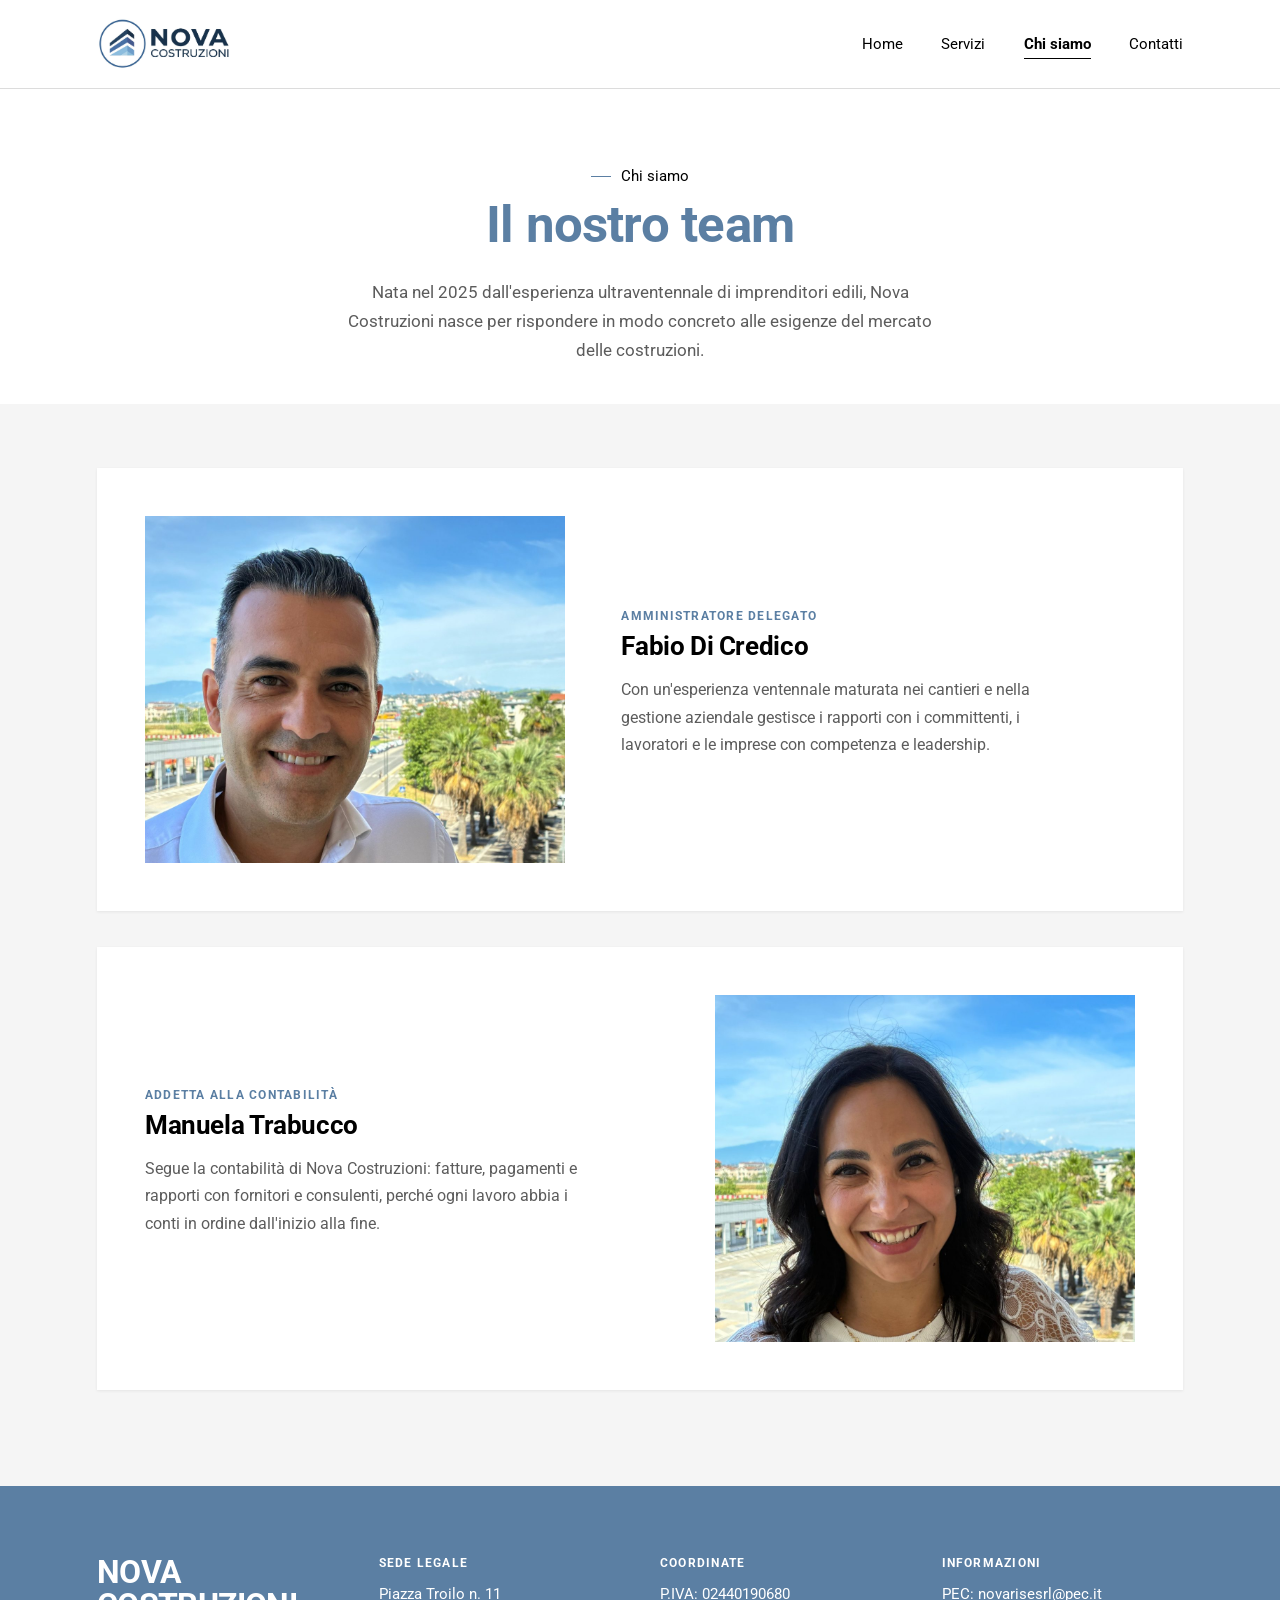
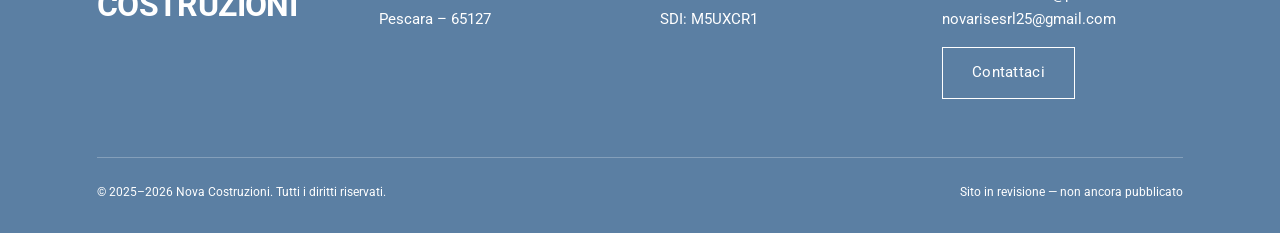
<file: chi-siamo.html>
<!doctype html>
<html lang="it">
<head>
<meta charset="UTF-8">
<meta name="viewport" content="width=device-width, initial-scale=1">
<title>Chi siamo | Nova Costruzioni</title>
<meta name="description" content="Il team Nova Costruzioni: vent'anni di esperienza in cantiere, gestione economica e pianificazione.">
<link rel="preconnect" href="https://fonts.googleapis.com">
<link rel="preconnect" href="https://fonts.gstatic.com" crossorigin>
<link href="https://fonts.googleapis.com/css2?family=Roboto:wght@400;500;700&display=swap" rel="stylesheet">
<link rel="icon" type="image/png" sizes="32x32" href="images/favicon-32.png">
<link rel="icon" type="image/png" sizes="192x192" href="images/favicon-192.png">
<link rel="apple-touch-icon" href="images/favicon-192.png">
<meta name="theme-color" content="#5b7fa3">
<link rel="stylesheet" href="style.css">
</head>
<body>

<header class="site-header">
  <div class="wrap">
    <a href="index.html" class="brand">
      <img src="images/logo.png" alt="Nova Costruzioni">
    </a>
    <button class="nav-toggle" aria-label="Apri menu" aria-expanded="false"><span></span></button>
    <nav class="main-nav">
      <ul>
        <li><a href="index.html">Home</a></li>
        <li><a href="servizi.html">Servizi</a></li>
        <li><a href="chi-siamo.html" aria-current="page">Chi siamo</a></li>
        <li><a href="contatti.html">Contatti</a></li>
      </ul>
    </nav>
  </div>
</header>

<section class="page-hero" style="text-align:center; border-bottom:none;">
  <div class="wrap reveal">
    <p class="eyebrow-label" style="text-align:center;">Chi siamo</p>
    <h1 class="heading-blue" style="margin:0 auto .5em; text-transform:none;">Il nostro team</h1>
    <p class="lede" style="margin:0 auto;">Nata nel 2025 dall'esperienza ultraventennale di imprenditori edili, Nova Costruzioni nasce per rispondere in modo concreto alle esigenze del mercato delle costruzioni.</p>
  </div>
</section>

<section class="team-section" style="padding-top:64px;">
  <div class="wrap">
    <div class="team-list">
    <div class="team-block reveal">
      <div class="photo">
        <img src="images/team/fabio-di-credico.jpg" alt="Fabio Di Credico" loading="lazy">
      </div>
      <div>
        <p class="role">Amministratore Delegato</p>
        <h3>Fabio Di Credico</h3>
        <p>Con un'esperienza ventennale maturata nei cantieri e nella gestione aziendale gestisce i rapporti con i committenti, i lavoratori e le imprese con competenza e leadership.</p>
      </div>
    </div>

    <div class="team-block reveal">
      <div class="photo">
        <img src="images/team/manuela-trabucco.jpg" alt="Manuela Trabucco" loading="lazy">
      </div>
      <div>
        <p class="role">Addetta alla contabilità</p>
        <h3>Manuela Trabucco</h3>
        <p>Segue la contabilità di Nova Costruzioni: fatture, pagamenti e rapporti con fornitori e consulenti, perché ogni lavoro abbia i conti in ordine dall'inizio alla fine.</p>
      </div>
    </div>
    </div>
  </div>
</section>

<footer class="site-footer">
  <div class="wrap">
    <div class="foot-top">
      <div>
        <p class="wordmark">NOVA<br>COSTRUZIONI</p>
      </div>
      <div>
        <h4>Sede legale</h4>
        <p>Piazza Troilo n. 11<br>Pescara – 65127</p>
      </div>
      <div>
        <h4>Coordinate</h4>
        <p>P.IVA: 02440190680<br>SDI: M5UXCR1</p>
      </div>
      <div>
        <h4>Informazioni</h4>
        <p><a href="mailto:novarisesrl@pec.it">PEC: novarisesrl@pec.it</a><br>
        <a href="mailto:novarisesrl25@gmail.com">novarisesrl25@gmail.com</a></p>
        <p style="margin-top:1em;"><a href="contatti.html" class="btn btn-light">Contattaci</a></p>
      </div>
    </div>
    <div class="bottom">
      <span>© 2025–2026 Nova Costruzioni. Tutti i diritti riservati.</span>
      <span>Sito in revisione — non ancora pubblicato</span>
    </div>
  </div>
</footer>

<script src="script.js"></script>
</body>
</html>
</file>
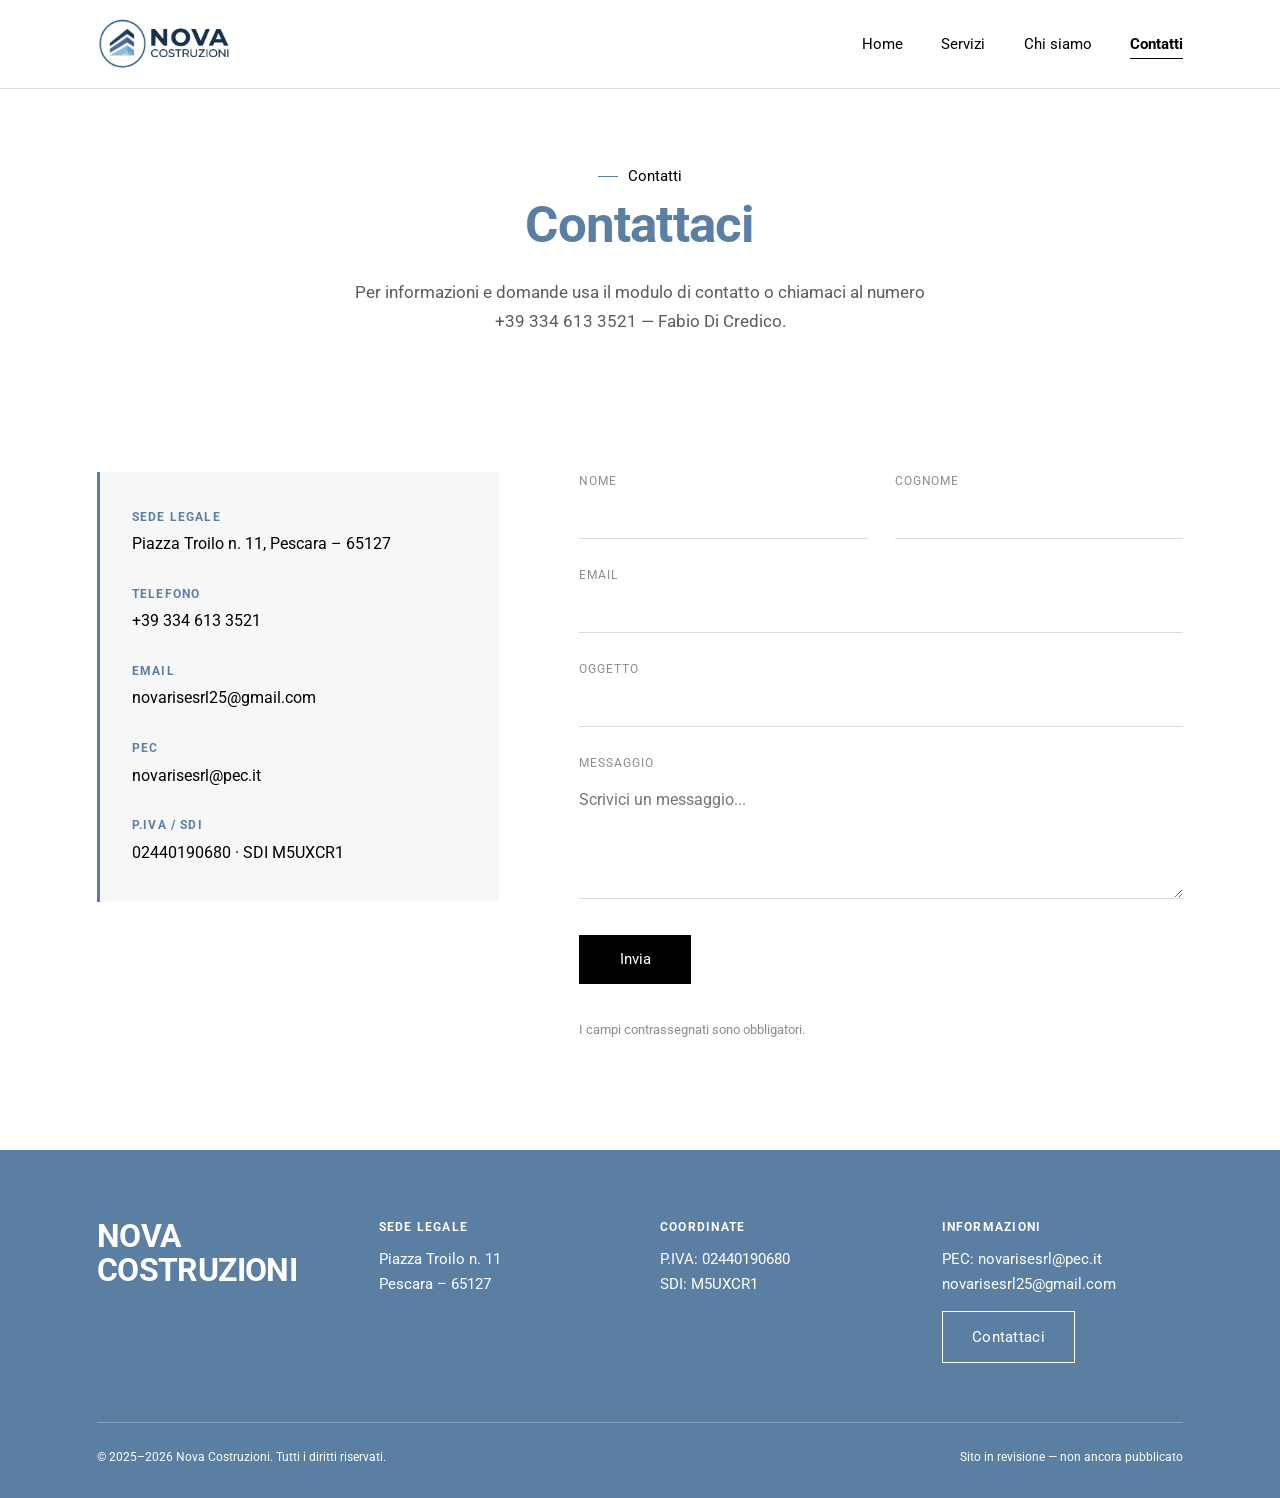
<file: contatti.html>
<!doctype html>
<html lang="it">
<head>
<meta charset="UTF-8">
<meta name="viewport" content="width=device-width, initial-scale=1">
<title>Contatti | Nova Costruzioni</title>
<meta name="description" content="Contatta Nova Costruzioni: Piazza Troilo n. 11, Pescara. Tel +39 334 613 3521.">
<link rel="preconnect" href="https://fonts.googleapis.com">
<link rel="preconnect" href="https://fonts.gstatic.com" crossorigin>
<link href="https://fonts.googleapis.com/css2?family=Roboto:wght@400;500;700&display=swap" rel="stylesheet">
<link rel="icon" type="image/png" sizes="32x32" href="images/favicon-32.png">
<link rel="icon" type="image/png" sizes="192x192" href="images/favicon-192.png">
<link rel="apple-touch-icon" href="images/favicon-192.png">
<meta name="theme-color" content="#5b7fa3">
<link rel="stylesheet" href="style.css">
</head>
<body>

<header class="site-header">
  <div class="wrap">
    <a href="index.html" class="brand">
      <img src="images/logo.png" alt="Nova Costruzioni">
    </a>
    <button class="nav-toggle" aria-label="Apri menu" aria-expanded="false"><span></span></button>
    <nav class="main-nav">
      <ul>
        <li><a href="index.html">Home</a></li>
        <li><a href="servizi.html">Servizi</a></li>
        <li><a href="chi-siamo.html">Chi siamo</a></li>
        <li><a href="contatti.html" aria-current="page">Contatti</a></li>
      </ul>
    </nav>
  </div>
</header>

<section class="page-hero" style="text-align:center; border-bottom:none;">
  <div class="wrap reveal">
    <p class="eyebrow-label" style="text-align:center;">Contatti</p>
    <h1 class="heading-blue" style="margin:0 auto .5em; text-transform:none;">Contattaci</h1>
    <p class="lede" style="margin:0 auto;">Per informazioni e domande usa il modulo di contatto o chiamaci al numero +39 334 613 3521 — Fabio Di Credico.</p>
  </div>
</section>

<section>
  <div class="wrap contact-grid">
    <div class="reveal">
      <ul class="info-list">
        <li><span class="label">Sede legale</span>Piazza Troilo n. 11, Pescara – 65127</li>
        <li><span class="label">Telefono</span><a href="tel:+393346133521">+39 334 613 3521</a></li>
        <li><span class="label">Email</span><a href="mailto:novarisesrl25@gmail.com">novarisesrl25@gmail.com</a></li>
        <li><span class="label">PEC</span><a href="mailto:novarisesrl@pec.it">novarisesrl@pec.it</a></li>
        <li><span class="label">P.IVA / SDI</span>02440190680 · SDI M5UXCR1</li>
      </ul>
    </div>
    <div class="reveal">
      <form class="contact-form">
        <div class="form-row">
          <div>
            <label for="nome">Nome</label>
            <input id="nome" name="nome" type="text" required>
          </div>
          <div>
            <label for="cognome">Cognome</label>
            <input id="cognome" name="cognome" type="text" required>
          </div>
        </div>
        <div>
          <label for="email">Email</label>
          <input id="email" name="email" type="email" required>
        </div>
        <div>
          <label for="oggetto">Oggetto</label>
          <input id="oggetto" name="oggetto" type="text">
        </div>
        <div>
          <label for="messaggio">Messaggio</label>
          <textarea id="messaggio" name="messaggio" required placeholder="Scrivici un messaggio..."></textarea>
        </div>
        <button type="submit">Invia</button>
        <p class="form-note form-status">I campi contrassegnati sono obbligatori.</p>
      </form>
    </div>
  </div>
</section>

<footer class="site-footer">
  <div class="wrap">
    <div class="foot-top">
      <div>
        <p class="wordmark">NOVA<br>COSTRUZIONI</p>
      </div>
      <div>
        <h4>Sede legale</h4>
        <p>Piazza Troilo n. 11<br>Pescara – 65127</p>
      </div>
      <div>
        <h4>Coordinate</h4>
        <p>P.IVA: 02440190680<br>SDI: M5UXCR1</p>
      </div>
      <div>
        <h4>Informazioni</h4>
        <p><a href="mailto:novarisesrl@pec.it">PEC: novarisesrl@pec.it</a><br>
        <a href="mailto:novarisesrl25@gmail.com">novarisesrl25@gmail.com</a></p>
        <p style="margin-top:1em;"><a href="contatti.html" class="btn btn-light">Contattaci</a></p>
      </div>
    </div>
    <div class="bottom">
      <span>© 2025–2026 Nova Costruzioni. Tutti i diritti riservati.</span>
      <span>Sito in revisione — non ancora pubblicato</span>
    </div>
  </div>
</footer>

<script src="script.js"></script>
</body>
</html>
</file>
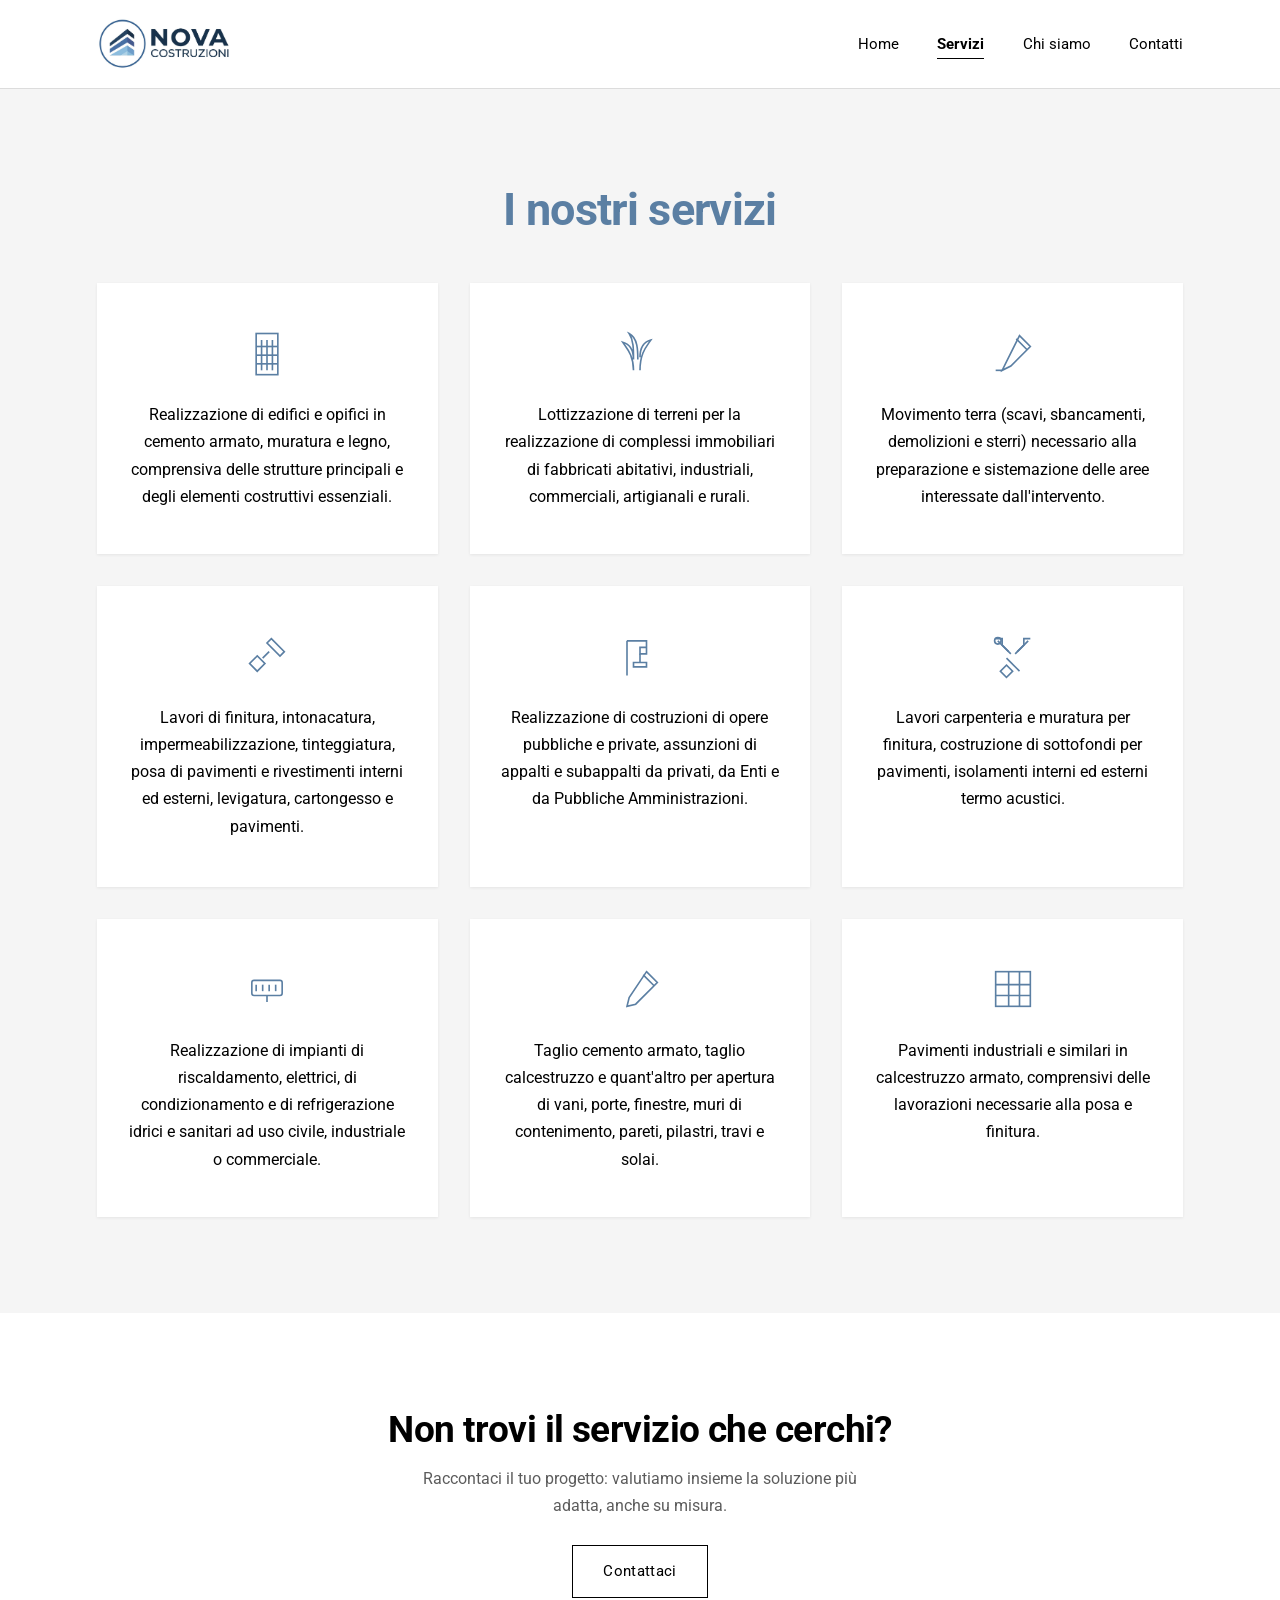
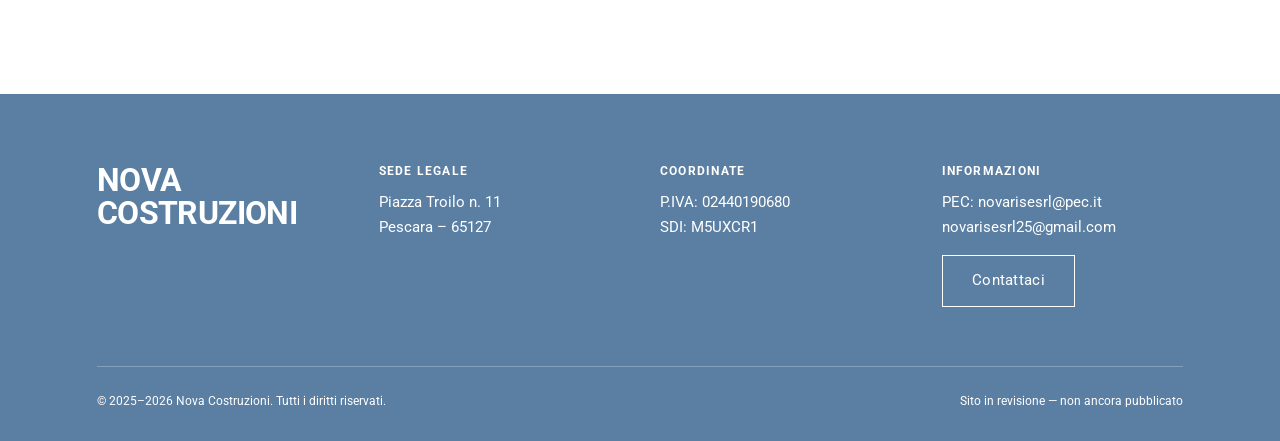
<file: servizi.html>
<!doctype html>
<html lang="it">
<head>
<meta charset="UTF-8">
<meta name="viewport" content="width=device-width, initial-scale=1">
<title>Servizi | Nova Costruzioni</title>
<meta name="description" content="I servizi Nova Costruzioni: costruzioni, movimento terra, finiture, impianti, appalti e pavimenti industriali.">
<link rel="preconnect" href="https://fonts.googleapis.com">
<link rel="preconnect" href="https://fonts.gstatic.com" crossorigin>
<link href="https://fonts.googleapis.com/css2?family=Roboto:wght@400;500;700&display=swap" rel="stylesheet">
<link rel="icon" type="image/png" sizes="32x32" href="images/favicon-32.png">
<link rel="icon" type="image/png" sizes="192x192" href="images/favicon-192.png">
<link rel="apple-touch-icon" href="images/favicon-192.png">
<meta name="theme-color" content="#5b7fa3">
<link rel="stylesheet" href="style.css">
</head>
<body>

<header class="site-header">
  <div class="wrap">
    <a href="index.html" class="brand">
      <img src="images/logo.png" alt="Nova Costruzioni">
    </a>
    <button class="nav-toggle" aria-label="Apri menu" aria-expanded="false"><span></span></button>
    <nav class="main-nav">
      <ul>
        <li><a href="index.html">Home</a></li>
        <li><a href="servizi.html" aria-current="page">Servizi</a></li>
        <li><a href="chi-siamo.html">Chi siamo</a></li>
        <li><a href="contatti.html">Contatti</a></li>
      </ul>
    </nav>
  </div>
</header>

<section class="services-section">
  <div class="wrap">
    <div class="section-head reveal">
      <h1 class="heading-blue" style="font-size:clamp(2rem,4vw,2.8rem);">I nostri servizi</h1>
    </div>
    <div class="services-grid reveal">

      <div class="service-card">
        <svg viewBox="0 0 48 48" fill="none" stroke="currentColor" stroke-width="1.5"><rect x="14" y="6" width="20" height="38"/><line x1="19" y1="12" x2="19" y2="40"/><line x1="24" y1="12" x2="24" y2="40"/><line x1="29" y1="12" x2="29" y2="40"/><line x1="14" y1="18" x2="34" y2="18"/><line x1="14" y1="26" x2="34" y2="26"/><line x1="14" y1="34" x2="34" y2="34"/></svg>
        <p>Realizzazione di edifici e opifici in cemento armato, muratura e legno, comprensiva delle strutture principali e degli elementi costruttivi essenziali.</p>
      </div>

      <div class="service-card">
        <svg viewBox="0 0 48 48" fill="none" stroke="currentColor" stroke-width="1.5"><path d="M18 40 C18 26 12 20 8 14 C16 16 18 24 18 30 C18 20 18 12 14 6 C22 10 22 22 22 30"/><path d="M24 40 C24 24 30 18 34 12 C26 14 24 22 24 28"/></svg>
        <p>Lottizzazione di terreni per la realizzazione di complessi immobiliari di fabbricati abitativi, industriali, commerciali, artigianali e rurali.</p>
      </div>

      <div class="service-card">
        <svg viewBox="0 0 48 48" fill="none" stroke="currentColor" stroke-width="1.5"><path d="M30 8 L40 18 L22 36 L14 40 L18 32 Z"/><line x1="27" y1="11" x2="37" y2="21"/><path d="M14 40 L8 40"/></svg>
        <p>Movimento terra (scavi, sbancamenti, demolizioni e sterri) necessario alla preparazione e sistemazione delle aree interessate dall'intervento.</p>
      </div>

      <div class="service-card">
        <svg viewBox="0 0 48 48" fill="none" stroke="currentColor" stroke-width="1.5"><path d="M28 8 L40 20 L36 24 L24 12 Z"/><rect x="10" y="26" width="10" height="10" transform="rotate(-45 15 31)"/><line x1="20" y1="26" x2="26" y2="20"/></svg>
        <p>Lavori di finitura, intonacatura, impermeabilizzazione, tinteggiatura, posa di pavimenti e rivestimenti interni ed esterni, levigatura, cartongesso e pavimenti.</p>
      </div>

      <div class="service-card">
        <svg viewBox="0 0 48 48" fill="none" stroke="currentColor" stroke-width="1.5"><line x1="12" y1="42" x2="12" y2="10"/><path d="M12 10 L30 10 L30 16 L24 16 L24 22 L30 22 L30 16"/><line x1="24" y1="22" x2="24" y2="30"/><path d="M18 30 L30 30 L30 34 L18 34 Z"/></svg>
        <p>Realizzazione di costruzioni di opere pubbliche e private, assunzioni di appalti e subappalti da privati, da Enti e da Pubbliche Amministrazioni.</p>
      </div>

      <div class="service-card">
        <svg viewBox="0 0 48 48" fill="none" stroke="currentColor" stroke-width="1.5"><path d="M10 10 L22 22"/><path d="M8 8 L14 8 L14 14 L20 20"/><circle cx="10" cy="10" r="3"/><path d="M38 10 L26 22"/><path d="M40 8 L34 8 L34 14 L28 20"/><path d="M18 26 L30 38"/><rect x="14" y="34" width="8" height="8" transform="rotate(45 18 38)"/></svg>
        <p>Lavori carpenteria e muratura per finitura, costruzione di sottofondi per pavimenti, isolamenti interni ed esterni termo acustici.</p>
      </div>

      <div class="service-card">
        <svg viewBox="0 0 48 48" fill="none" stroke="currentColor" stroke-width="1.5"><rect x="10" y="16" width="28" height="14" rx="2"/><line x1="14" y1="20" x2="14" y2="26"/><line x1="20" y1="20" x2="20" y2="26"/><line x1="26" y1="20" x2="26" y2="26"/><line x1="32" y1="20" x2="32" y2="26"/><line x1="24" y1="30" x2="24" y2="36"/></svg>
        <p>Realizzazione di impianti di riscaldamento, elettrici, di condizionamento e di refrigerazione idrici e sanitari ad uso civile, industriale o commerciale.</p>
      </div>

      <div class="service-card">
        <svg viewBox="0 0 48 48" fill="none" stroke="currentColor" stroke-width="1.5"><path d="M30 8 L40 18 L20 38 L12 40 L14 32 Z"/><line x1="27" y1="11" x2="37" y2="21"/></svg>
        <p>Taglio cemento armato, taglio calcestruzzo e quant'altro per apertura di vani, porte, finestre, muri di contenimento, pareti, pilastri, travi e solai.</p>
      </div>

      <div class="service-card">
        <svg viewBox="0 0 48 48" fill="none" stroke="currentColor" stroke-width="1.5"><rect x="8" y="8" width="32" height="32"/><line x1="8" y1="20" x2="40" y2="20"/><line x1="8" y1="30" x2="40" y2="30"/><line x1="20" y1="8" x2="20" y2="40"/><line x1="30" y1="8" x2="30" y2="40"/></svg>
        <p>Pavimenti industriali e similari in calcestruzzo armato, comprensivi delle lavorazioni necessarie alla posa e finitura.</p>
      </div>

    </div>
  </div>
</section>

<section class="cta-band">
  <div class="wrap reveal">
    <h2>Non trovi il servizio che cerchi?</h2>
    <p>Raccontaci il tuo progetto: valutiamo insieme la soluzione più adatta, anche su misura.</p>
    <a href="contatti.html" class="btn">Contattaci</a>
  </div>
</section>

<footer class="site-footer">
  <div class="wrap">
    <div class="foot-top">
      <div>
        <p class="wordmark">NOVA<br>COSTRUZIONI</p>
      </div>
      <div>
        <h4>Sede legale</h4>
        <p>Piazza Troilo n. 11<br>Pescara – 65127</p>
      </div>
      <div>
        <h4>Coordinate</h4>
        <p>P.IVA: 02440190680<br>SDI: M5UXCR1</p>
      </div>
      <div>
        <h4>Informazioni</h4>
        <p><a href="mailto:novarisesrl@pec.it">PEC: novarisesrl@pec.it</a><br>
        <a href="mailto:novarisesrl25@gmail.com">novarisesrl25@gmail.com</a></p>
        <p style="margin-top:1em;"><a href="contatti.html" class="btn btn-light">Contattaci</a></p>
      </div>
    </div>
    <div class="bottom">
      <span>© 2025–2026 Nova Costruzioni. Tutti i diritti riservati.</span>
      <span>Sito in revisione — non ancora pubblicato</span>
    </div>
  </div>
</footer>

<script src="script.js"></script>
</body>
</html>
</file>
<file: style.css>
/* =========================================================
   NOVA RISE — replica fedele dello stile del sito Wix originale
   Bianco/nero, fotografico, bottoni outline sottili
   ========================================================= */
:root{
  --bg:      #FFFFFF;
  --dark:    #5b7fa3;   /* stesso blu usato nei titoli (footer, splash) */
  --ink:     #000000;
  --gray:    #5c5c5c;
  --gray-lt: #8c8c8c;
  --line:    #000000;
  --line-lt: #dcdcdc;
  --blue:    #5b7fa3;

  --font: 'Roboto', Arial, Helvetica, sans-serif;
  --maxw: 1150px;
}

*{box-sizing:border-box;}
html{scroll-behavior:smooth;}
body{
  margin:0;
  background:var(--bg);
  color:var(--ink);
  font-family:var(--font);
  font-size:16px;
  line-height:1.65;
  -webkit-font-smoothing:antialiased;
}
img{max-width:100%;display:block;}
a{color:inherit;}
h1,h2,h3,h4{
  font-family:var(--font);
  font-weight:700;
  line-height:1.12;
  margin:0 0 .5em;
}
p{margin:0 0 1em; color:var(--gray);}
.wrap{max-width:var(--maxw);margin:0 auto;padding:0 32px;}

@media (prefers-reduced-motion: reduce){
  html{scroll-behavior:auto;}
  *{animation-duration:.001ms !important; transition-duration:.001ms !important;}
}

/* ---------- buttons (thin outline, no radius) ---------- */
.btn{
  display:inline-block;
  font-family:var(--font);
  font-size:.95rem;
  text-decoration:none;
  padding:.85em 2em;
  border:1px solid var(--ink);
  color:var(--ink);
  background:transparent;
  letter-spacing:.02em;
  transition:background .2s ease, color .2s ease;
}
.btn:hover{background:var(--ink); color:#fff;}
.btn-light{border-color:#fff; color:#fff;}
.btn-light:hover{background:#fff; color:var(--ink);}

/* ---------- header ---------- */
.site-header{
  position:sticky; top:0; z-index:50;
  background:#fff;
  border-bottom:1px solid var(--line-lt);
}
.site-header .wrap{
  display:flex; align-items:center; justify-content:space-between;
  height:88px;
}
.brand{display:flex; align-items:center; text-decoration:none;}
.brand img{height:52px; width:auto;}

nav.main-nav ul{
  list-style:none; display:flex; gap:2.4em; margin:0; padding:0;
}
nav.main-nav a{
  text-decoration:none;
  font-size:.95rem;
  color:var(--ink);
  position:relative;
  padding-bottom:4px;
}
nav.main-nav a[aria-current="page"]{ font-weight:700; }
nav.main-nav a::after{
  content:"";
  position:absolute; left:0; right:100%; bottom:-2px; height:1px;
  background:var(--ink);
  transition:right .25s ease;
}
nav.main-nav a:hover::after,
nav.main-nav a[aria-current="page"]::after{ right:0; }

.nav-toggle{
  display:none;
  background:none;border:1px solid var(--line-lt);
  width:44px;height:44px;
  align-items:center;justify-content:center;
  cursor:pointer;
}
.nav-toggle span,.nav-toggle span::before,.nav-toggle span::after{
  content:"";display:block;width:20px;height:1.5px;background:var(--ink);
  position:relative;
}
.nav-toggle span::before{position:absolute; top:-6px;}
.nav-toggle span::after{position:absolute; top:6px;}

@media (max-width:860px){
  nav.main-nav{
    position:fixed; inset:88px 0 0 0; background:#fff;
    transform:translateY(-110%); transition:transform .28s ease;
    padding:2em 32px; border-top:1px solid var(--line-lt);
  }
  nav.main-nav.open{transform:translateY(0);}
  nav.main-nav ul{flex-direction:column; gap:1.6em;}
  nav.main-nav a{font-size:1.15rem;}
  .nav-toggle{display:flex;}
}

/* ---------- hero (video, text overlay) ---------- */
.hero{
  position:relative;
  min-height:640px;
  display:flex; align-items:center;
  overflow:hidden;
  background:#333 center/cover;
}
.hero-video{
  position:absolute; inset:0; width:100%; height:100%;
  object-fit:cover; z-index:0;
}
.hero::after{
  content:"";
  position:absolute; inset:0;
  background:rgba(0,0,0,.28);
  z-index:1;
}
.hero .wrap{position:relative; z-index:2; width:100%;}
.hero h1{
  font-size:clamp(2.8rem,7vw,6.5rem);
  text-transform:uppercase;
  margin-bottom:.15em;
  color:#fff;
  text-shadow:0 2px 18px rgba(0,0,0,.35);
}
.hero .lede{
  color:#fff;
  font-size:1.05rem;
  letter-spacing:.03em;
  max-width:40ch;
  margin-bottom:1.6em;
  text-shadow:0 1px 10px rgba(0,0,0,.35);
}
.hero .cta-row{display:flex; gap:1em; flex-wrap:wrap;}
.hero .btn{border-color:#fff; color:#fff;}
.hero .btn:hover{background:#fff; color:var(--ink);}

/* ---------- section shell ---------- */
section{padding:96px 0;}
.section-head{max-width:60ch; margin-bottom:1.4em;}
.section-head h2{font-size:clamp(1.9rem,3.2vw,2.6rem);}

/* two-col text + photo (Esperienza / Mission) */
.split-wrap{padding:100px 0 40px;}
.split{
  display:grid; grid-template-columns:1.1fr .9fr; gap:64px; align-items:center;
  margin-bottom:90px;
}
.split:last-child{margin-bottom:0;}
.split.reverse{grid-template-columns:.9fr 1.1fr;}
.split.reverse .split-copy{order:2;}
.split.reverse .split-media{order:1;}
.split-copy h2{font-size:1.8rem; margin-bottom:.6em;}
.split-copy p{max-width:58ch;}
.split-media{
  overflow:hidden;
  box-shadow:0 30px 50px -28px rgba(0,0,0,.28);
}
.split-media img{
  width:100%;
  aspect-ratio:4/3.3;
  object-fit:cover;
  display:block;
  transform:scale(1.09);
  opacity:0;
  transition:transform 1.3s cubic-bezier(.16,1,.3,1), opacity 1s ease;
}
.split.reveal.in .split-media img{
  opacity:1;
  transform:scale(1);
}
.split-media:hover img{
  transform:scale(1.06);
}

@media (max-width:860px){
  .split, .split.reverse{grid-template-columns:1fr; gap:28px; margin-bottom:56px;}
  .split.reverse .split-copy, .split.reverse .split-media{order:initial;}
  .split-media img{aspect-ratio:4/3;}
}

/* full-bleed dark photo section (Chi siamo teaser) */
.feature-photo{
  position:relative;
  background-size:cover; background-position:center;
  color:#fff;
  padding:120px 0;
}
.feature-photo::before{
  content:"";
  position:absolute; inset:0;
  background:rgba(10,10,10,.55);
}
.feature-photo .wrap{position:relative; z-index:2; max-width:640px;}
.feature-photo h2{color:#fff; font-size:clamp(1.9rem,3.2vw,2.6rem);}
.feature-photo p{color:#e7e7e7;}
.feature-photo .signature{margin-top:1.6em;}
.feature-photo .signature .name{font-weight:700; display:block;}
.feature-photo .signature .role{font-size:.8rem; letter-spacing:.08em; color:#c9c9c9; text-transform:uppercase;}

/* servizi teaser / list */
.section-head-row{
  display:flex; justify-content:space-between; align-items:flex-end; gap:28px; flex-wrap:wrap;
}
.eyebrow-label{font-size:.95rem; color:var(--ink); margin:0 0 .4em;}
.heading-blue{color:var(--blue); max-width:24ch; margin:0;}
.btn-blue{background:var(--blue); border-color:var(--blue); color:#fff; white-space:nowrap;}
.btn-blue:hover{background:#fff; color:var(--blue);}
.link-more{
  text-decoration:underline; text-underline-offset:4px; font-weight:700; color:var(--ink);
}

.services-list{display:grid; gap:0;}
.services-list .item{
  padding:26px 0; border-top:1px solid var(--line-lt);
}
.services-list .item:last-child{border-bottom:1px solid var(--line-lt);}
.services-list .item .idx{font-size:.8rem; color:var(--gray-lt); display:block; margin-bottom:.4em;}
.services-list .item p{color:var(--ink); max-width:70ch; margin:0;}

/* clienti */
.clients-row{
  display:flex; flex-wrap:wrap; align-items:center; justify-content:space-between; gap:32px; width:100%;
}
.clients-row .client-logo{
  flex:1 1 0;
  min-width:140px;
  height:100px;
  display:flex; align-items:center; justify-content:center;
}
.clients-row .client-logo img{
  max-width:100%; max-height:100%; width:auto; height:auto; object-fit:contain;
}
@media (max-width:760px){
  .clients-row{justify-content:center;}
  .clients-row .client-logo{flex:0 0 auto; width:45%;}
}

/* ---------- team (chi siamo) ---------- */
.team-section{background:#f5f5f5;}
.team-list{display:grid; gap:36px;}
.team-block{
  display:grid; grid-template-columns:.9fr 1.1fr; gap:56px; align-items:center;
  background:#fff; padding:48px; box-shadow:0 1px 3px rgba(0,0,0,.07);
  transition:transform .4s cubic-bezier(.2,.8,.2,1), box-shadow .4s ease;
}
.team-block:hover{ transform:translateY(-6px); box-shadow:0 26px 40px -24px rgba(0,0,0,.18); }
.team-block:nth-child(even){grid-template-columns:1.1fr .9fr;}
.team-block:nth-child(even) .photo{order:2;}
.team-block:nth-child(even) .body{order:1;}
.team-block .photo{
  position:relative; overflow:hidden;
}
.team-block .photo img{
  width:100%; aspect-ratio:4/3.3; object-fit:cover; display:block;
  transform:scale(1.08); opacity:0;
  transition:transform 1.2s cubic-bezier(.16,1,.3,1), opacity .9s ease;
}
.team-block.reveal.in .photo img{ opacity:1; transform:scale(1); }
.team-block:hover .photo img{ transform:scale(1.06); }
.team-block .li-badge{
  position:absolute; right:16px; bottom:16px;
  width:42px;height:42px; border-radius:50%;
  background:#fff; border:1px solid var(--line-lt);
  display:flex; align-items:center; justify-content:center;
  transition:background .3s ease, transform .3s ease;
}
.team-block .li-badge:hover{ background:var(--blue); transform:translateY(-3px); }
.team-block .li-badge:hover img{ filter:brightness(0) invert(1); }
.team-block .li-badge img{width:18px; height:18px;}
.team-block .role{font-size:.78rem; letter-spacing:.1em; text-transform:uppercase; color:var(--blue); font-weight:700; margin-bottom:.5em;}
.team-block h3{font-size:1.6rem; margin-bottom:.6em;}
.team-block p{max-width:50ch;}
@media (max-width:760px){
  .team-block, .team-block:nth-child(even){grid-template-columns:1fr; gap:24px; padding:28px;}
  .team-block:nth-child(even) .photo, .team-block:nth-child(even) .body{order:initial;}
}

/* ---------- contatti ---------- */
.contact-grid{display:grid; grid-template-columns:.8fr 1.2fr; gap:80px;}
.info-list{
  list-style:none; margin:0; padding:36px 32px;
  display:grid; gap:1.7em;
  background:#f7f7f7; border-left:3px solid var(--blue);
}
.info-list li{padding:0;}
.info-list .label{display:block; font-size:.72rem; text-transform:uppercase; letter-spacing:.1em; color:var(--blue); font-weight:700; margin-bottom:.4em;}
.info-list a{text-decoration:none; transition:color .2s ease;}
.info-list a:hover{color:var(--blue);}

form.contact-form{display:grid; gap:1.7em;}
.form-row{display:grid; grid-template-columns:1fr 1fr; gap:1.7em;}
.contact-form label{font-size:.72rem; text-transform:uppercase; letter-spacing:.08em; color:var(--gray-lt); display:block; margin-bottom:.5em;}
.contact-form input,.contact-form textarea{
  width:100%; border:none; border-bottom:1px solid var(--line-lt); background:transparent;
  padding:.7em 0; font-family:var(--font); font-size:1rem; color:var(--ink);
  transition:border-color .25s ease;
}
.contact-form input:focus,.contact-form textarea:focus{
  outline:none; border-bottom-color:var(--blue); border-bottom-width:2px;
}
.contact-form textarea{min-height:120px; resize:vertical;}
.contact-form button{
  justify-self:start; cursor:pointer; font-family:var(--font); font-size:.95rem;
  background:var(--ink); color:#fff; border:1px solid var(--ink);
  padding:.95em 2.6em;
  transition:background .25s ease, color .25s ease, transform .25s ease;
}
.contact-form button:hover{background:var(--blue); border-color:var(--blue); color:#fff; transform:translateY(-2px);}
.form-note{font-size:.82rem; color:var(--gray-lt); margin-top:.6em;}
@media (max-width:760px){
  .contact-grid{grid-template-columns:1fr; gap:48px;}
  .form-row{grid-template-columns:1fr;}
  .info-list{padding:28px 24px;}
}

/* ---------- CTA band ---------- */
.cta-band{text-align:center;}
.cta-band h2{font-size:clamp(1.7rem,3vw,2.3rem); max-width:26ch; margin:0 auto .4em;}
.cta-band p{max-width:50ch; margin:0 auto 1.6em;}

/* ---------- footer ---------- */
footer.site-footer{
  background:var(--dark); color:#fff; padding:70px 0 30px;
}
footer.site-footer .foot-top{
  display:grid; grid-template-columns:1fr 1fr 1fr 1fr; gap:40px; padding-bottom:44px;
  border-bottom:1px solid rgba(255,255,255,.25); align-items:start;
}
footer.site-footer .wordmark{font-size:2rem; font-weight:700; color:#fff; line-height:1.05; margin:0;}
footer.site-footer h4{
  font-size:.78rem; text-transform:uppercase; letter-spacing:.1em; color:#fff; margin-bottom:1em; font-weight:700;
}
footer.site-footer p, footer.site-footer a{color:#fff; font-size:.92rem; text-decoration:none;}
footer.site-footer a:hover{text-decoration:underline;}
footer.site-footer .bottom{
  display:flex; justify-content:space-between; padding-top:24px; font-size:.78rem; color:#fff;
  flex-wrap:wrap; gap:.5em;
}
@media (max-width:860px){footer.site-footer .foot-top{grid-template-columns:1fr 1fr; gap:32px;}}
@media (max-width:520px){footer.site-footer .foot-top{grid-template-columns:1fr;}}

/* ---------- reveal on scroll ---------- */
.reveal{opacity:0; transform:translateY(16px); transition:opacity .6s ease, transform .6s ease;}
.reveal.in{opacity:1; transform:translateY(0);}

/* ---------- inner page hero (no photo) ---------- */
.page-hero{padding:70px 0 40px; border-bottom:1px solid var(--line-lt);}
.page-hero h1{font-size:clamp(2.2rem,4.2vw,3.2rem);}
.page-hero .lede{color:var(--gray); max-width:60ch; font-size:1.05rem;}

/* ---------- servizi: griglia a card con icone ---------- */
.services-section{background:#f5f5f5;}
.services-section .section-head{text-align:center; max-width:none; margin:0 auto 3em;}
.services-section .heading-blue{margin:0 auto; max-width:none;}
.services-grid{
  display:grid; grid-template-columns:repeat(3,1fr); gap:32px;
}
.service-card{
  position:relative;
  background:#fff; padding:44px 30px; text-align:center;
  box-shadow:0 1px 3px rgba(0,0,0,.07);
  overflow:hidden;
  transition:transform .4s cubic-bezier(.2,.8,.2,1), box-shadow .4s ease, background .4s ease;
}
.service-card svg{width:52px; height:52px; color:var(--blue); margin:0 auto 22px; display:block; transition:transform .5s cubic-bezier(.2,.8,.2,1);}
.service-card p{color:var(--ink); margin:0; max-width:34ch; margin-left:auto; margin-right:auto; position:relative; z-index:1;}
@media (max-width:900px){.services-grid{grid-template-columns:repeat(2,1fr);}}
@media (max-width:600px){.services-grid{grid-template-columns:1fr;}}

/* 9 animazioni hover diverse, una per card */
.service-card:nth-child(1):hover{ transform:translateY(-10px); box-shadow:0 24px 34px -20px rgba(0,0,0,.18); }

.service-card:nth-child(2):hover svg{ transform:rotate(18deg) scale(1.12); }

.service-card:nth-child(3):hover{ transform:scale(1.045); box-shadow:0 18px 30px -18px rgba(0,0,0,.16); }

.service-card:nth-child(4){ border-bottom:3px solid transparent; }
.service-card:nth-child(4):hover{ border-bottom-color:var(--blue); }
.service-card:nth-child(4):hover svg{ transform:translateY(-4px); }

.service-card:nth-child(5)::before{
  content:""; position:absolute; inset:0; background:#eef3f8;
  transform:scaleY(0); transform-origin:bottom; transition:transform .4s ease; z-index:0;
}
.service-card:nth-child(5):hover::before{ transform:scaleY(1); }

.service-card:nth-child(6):hover svg{ animation:cardBounce .6s ease; }
@keyframes cardBounce{
  0%,100%{ transform:translateY(0); }
  30%{ transform:translateY(-10px); }
  55%{ transform:translateY(0); }
  75%{ transform:translateY(-4px); }
}

.service-card:nth-child(7):hover{ transform:rotate(-1deg) scale(1.03); }

.service-card:nth-child(8):hover svg{ animation:cardPulse 1s ease infinite; }
@keyframes cardPulse{
  0%,100%{ transform:scale(1); }
  50%{ transform:scale(1.18); }
}

.service-card:nth-child(9){ transition:transform .4s ease, box-shadow .4s ease, background .4s ease, color .4s ease; }
.service-card:nth-child(9):hover{ background:var(--dark); box-shadow:0 20px 32px -18px rgba(0,0,0,.3); }
.service-card:nth-child(9):hover p{ color:#fff; }
.service-card:nth-child(9):hover svg{ color:#fff; transform:scale(1.1); }

/* ---------- splash screen di benvenuto ---------- */
#splash{
  position:fixed; inset:0; z-index:999;
  background:var(--dark);
  display:flex; flex-direction:column; align-items:center; justify-content:center;
  transition:opacity .8s ease, visibility .8s ease;
}
#splash.hide{ opacity:0; visibility:hidden; pointer-events:none; }
#splash .splash-mark{
  font-family:var(--font); font-weight:700; font-size:clamp(1.6rem,4vw,2.4rem);
  color:#fff; letter-spacing:.03em; text-align:center;
  opacity:0; transform:translateY(14px);
  animation: splashIn .9s ease forwards .15s;
}
#splash .splash-sub{
  margin-top:.8em; font-size:.8rem; letter-spacing:.18em; text-transform:uppercase; color:#9a9a9a;
  opacity:0; transform:translateY(10px);
  animation: splashIn .9s ease forwards .45s;
}
#splash .splash-line{
  width:0; height:1px; background:var(--blue); margin-top:1.5em;
  animation: splashLine .8s ease forwards .75s;
}
@keyframes splashIn{ to{opacity:1; transform:translateY(0);} }
@keyframes splashLine{ to{width:64px;} }
@media (prefers-reduced-motion: reduce){
  #splash{display:none;}
}

/* ---------- rifinitura professionale (design pass) ---------- */
*{ -webkit-tap-highlight-color:transparent; }
body{ text-rendering:optimizeLegibility; }
h1,h2,h3,h4{ letter-spacing:-.015em; }
p{ line-height:1.7; }

::selection{ background:var(--blue); color:#fff; }

a:focus-visible, button:focus-visible, input:focus-visible, textarea:focus-visible {
  outline:2px solid var(--blue); outline-offset:3px;
}

.btn{ transition:background .25s ease, color .25s ease, border-color .25s ease, transform .15s ease; }
.btn:active{ transform:scale(.97); }

.site-header{ transition:box-shadow .35s ease; }
.site-header.scrolled{ box-shadow:0 4px 24px rgba(0,0,0,.06); }

nav.main-nav{ backdrop-filter:blur(10px); }

footer.site-footer .wordmark{ letter-spacing:-.02em; }
footer.site-footer a{ transition:color .2s ease; }

.eyebrow-label{ position:relative; display:inline-flex; align-items:center; gap:10px; }
.eyebrow-label::before{ content:""; width:20px; height:1px; background:var(--blue); display:inline-block; }

/* fix definitivo: tutto il testo del footer bianco, senza eccezioni */
footer.site-footer,
footer.site-footer h4,
footer.site-footer p,
footer.site-footer a,
footer.site-footer .bottom,
footer.site-footer .wordmark {
  color:#ffffff !important;
  opacity:1 !important;
}

/* fix: sottotitolo schermata di benvenuto bianco */
#splash .splash-sub {
  color:#ffffff !important;
  opacity:.85;
}

/* fix: evita che l'effetto "rimbalzo" dello scroll mostri il video sotto il footer */
html, body {
  overscroll-behavior-y: none;
  background:#fff;
}

/* fix: il footer deve sempre stare sopra il video fisso della hero */
footer.site-footer{
  position:relative;
  z-index:3;
}

/* =========================================================
   APERTURA HOME — layout a due colonne su sfondo chiaro,
   video incorniciato con onda e carta in vetro (brand NOVA)
   ========================================================= */
.opening{
  position:relative;
  padding:72px 0 96px;
  background:
    radial-gradient(900px 500px at 92% 10%, rgba(91,127,163,.16), transparent 60%),
    linear-gradient(180deg,#f3f6f9 0%, #ffffff 100%);
  overflow:hidden;
}
.opening::before{ /* griglia da cantiere, appena accennata */
  content:""; position:absolute; inset:0; pointer-events:none;
  background-image:
    linear-gradient(rgba(91,127,163,.07) 1px, transparent 1px),
    linear-gradient(90deg, rgba(91,127,163,.07) 1px, transparent 1px);
  background-size:48px 48px;
  mask-image:linear-gradient(90deg,#000 0%, transparent 55%);
  -webkit-mask-image:linear-gradient(90deg,#000 0%, transparent 55%);
}
.opening-grid{
  position:relative;
  display:grid; grid-template-columns:1.2fr .8fr; gap:64px; align-items:center;
}

.opening-chip{
  display:inline-flex; align-items:center; gap:10px;
  margin:0 0 28px; padding:8px 16px;
  border-radius:999px; background:#fff;
  border:1px solid rgba(91,127,163,.25);
  color:var(--blue); font-size:.85rem; font-weight:500;
  box-shadow:0 6px 18px -12px rgba(91,127,163,.6);
}
.opening-chip .dot{
  width:8px; height:8px; border-radius:50%; background:var(--blue);
  box-shadow:0 0 0 0 rgba(91,127,163,.5);
  animation:chipPulse 2.4s ease-out infinite;
}
@keyframes chipPulse{
  0%{box-shadow:0 0 0 0 rgba(91,127,163,.5);}
  70%{box-shadow:0 0 0 10px rgba(91,127,163,0);}
  100%{box-shadow:0 0 0 0 rgba(91,127,163,0);}
}

.opening-title{
  font-size:clamp(2.3rem,4.4vw,3.7rem);
  font-weight:700; line-height:1.04; letter-spacing:-.035em;
  color:#0f1b28; margin:0 0 .45em;
  text-transform:none;
}
.opening-title .ln{display:block; overflow:hidden; padding-bottom:.06em;}
.opening-title .ln > span{
  display:inline-block; transform:translateY(105%);
  animation:lineUp .9s cubic-bezier(.16,1,.3,1) forwards;
}
.opening-title .ln:nth-child(2) > span{animation-delay:.12s;}
.opening-title em{
  font-style:normal; color:var(--blue); position:relative; white-space:nowrap;
}
.opening-title em::after{
  content:""; position:absolute; left:0; right:0; bottom:.06em; height:.12em;
  background:rgba(91,127,163,.28); border-radius:2px;
  transform:scaleX(0); transform-origin:left;
  animation:underline .7s cubic-bezier(.16,1,.3,1) forwards .8s;
}
@keyframes lineUp{to{transform:translateY(0);}}
@keyframes underline{to{transform:scaleX(1);}}

.opening-text{
  font-size:1.12rem; color:#3c4a58; max-width:46ch; margin:0 0 2em;
  opacity:0; animation:fadeUp .8s ease forwards .35s;
}
.opening-actions{
  display:flex; align-items:center; gap:28px; flex-wrap:wrap; margin-bottom:48px;
  opacity:0; animation:fadeUp .8s ease forwards .5s;
}
.btn-solid{
  display:inline-flex; align-items:center;
  padding:1em 1.8em; border-radius:999px;
  background:var(--blue); color:#fff; text-decoration:none; font-weight:500;
  box-shadow:0 14px 28px -14px rgba(91,127,163,.9);
  transition:transform .25s ease, box-shadow .25s ease, background .25s ease;
}
.btn-solid:hover{background:#4a6b8c; transform:translateY(-2px); box-shadow:0 18px 32px -14px rgba(91,127,163,.95);}
.link-arrow{
  color:#0f1b28; text-decoration:none; font-weight:500;
  display:inline-flex; gap:8px; align-items:center;
}
.link-arrow span{transition:transform .25s ease;}
.link-arrow:hover span{transform:translateX(5px);}

.opening-facts{
  list-style:none; margin:0; padding:24px 0 0;
  border-top:1px solid rgba(15,27,40,.1);
  display:grid; grid-template-columns:repeat(3,1fr); gap:20px;
  opacity:0; animation:fadeUp .8s ease forwards .65s;
}
.opening-facts li{display:flex; flex-direction:column; gap:2px;}
.opening-facts strong{color:#0f1b28; font-size:.98rem;}
.opening-facts span{color:#6b7885; font-size:.85rem; line-height:1.4;}
@keyframes fadeUp{from{opacity:0; transform:translateY(14px);} to{opacity:1; transform:none;}}

/* video incorniciato */
.opening-media{position:relative;}
.media-frame{
  position:relative; overflow:hidden;
  border-radius:28px;
  aspect-ratio:4/5;
  background:#c9d5e1;
  box-shadow:0 40px 70px -40px rgba(15,27,40,.55);
  clip-path:inset(100% 0 0 0 round 28px);
  animation:frameIn 1.2s cubic-bezier(.16,1,.3,1) forwards .15s;
}
.media-frame video{width:100%; height:100%; object-fit:cover; display:block;}
.media-wave{
  position:absolute; left:0; right:0; bottom:-1px; width:100%; height:64px;
  fill:#fff; opacity:.92;
}
@keyframes frameIn{to{clip-path:inset(0 0 0 0 round 28px);}}

.glass-card{
  position:absolute; left:-36px; bottom:56px;
  display:flex; align-items:center; gap:14px;
  padding:16px 22px 16px 16px; border-radius:18px;
  background:rgba(255,255,255,.55);
  backdrop-filter:blur(14px) saturate(1.4);
  -webkit-backdrop-filter:blur(14px) saturate(1.4);
  border:1px solid rgba(255,255,255,.7);
  box-shadow:0 20px 40px -22px rgba(15,27,40,.45);
  opacity:0; animation:fadeUp .8s ease forwards 1s;
}
.glass-card .mark{width:40px; height:40px; border-radius:12px; background:var(--blue); display:grid; place-items:center; flex:none;}
.glass-card .mark svg{width:22px; height:22px; stroke:#fff; fill:none; stroke-width:2; stroke-linecap:round; stroke-linejoin:round;}
.glass-card p{margin:0; color:#0f1b28; font-size:1rem; line-height:1.2;}
.glass-card strong{color:var(--blue);}

@media (max-width:900px){
  .opening{padding:40px 0 64px;}
  .opening-grid{grid-template-columns:1fr; gap:40px;}
  .media-frame{aspect-ratio:4/3;}
  .glass-card{left:16px; bottom:28px;}
}
@media (max-width:520px){
  .opening-facts{grid-template-columns:1fr; gap:14px;}
  .opening-facts li{flex-direction:row; gap:8px; align-items:baseline;}
  .opening-actions{gap:20px;}
}
@media (prefers-reduced-motion: reduce){
  .opening-title .ln > span, .opening-text, .opening-actions, .opening-facts, .glass-card{animation:none; opacity:1; transform:none;}
  .opening-title em::after{animation:none; transform:scaleX(1);}
  .media-frame{animation:none; clip-path:inset(0 0 0 0 round 28px);}
}

/* foto team: inquadratura sul volto */
.team-block .photo img{ object-position:50% 22%; }
</file>
